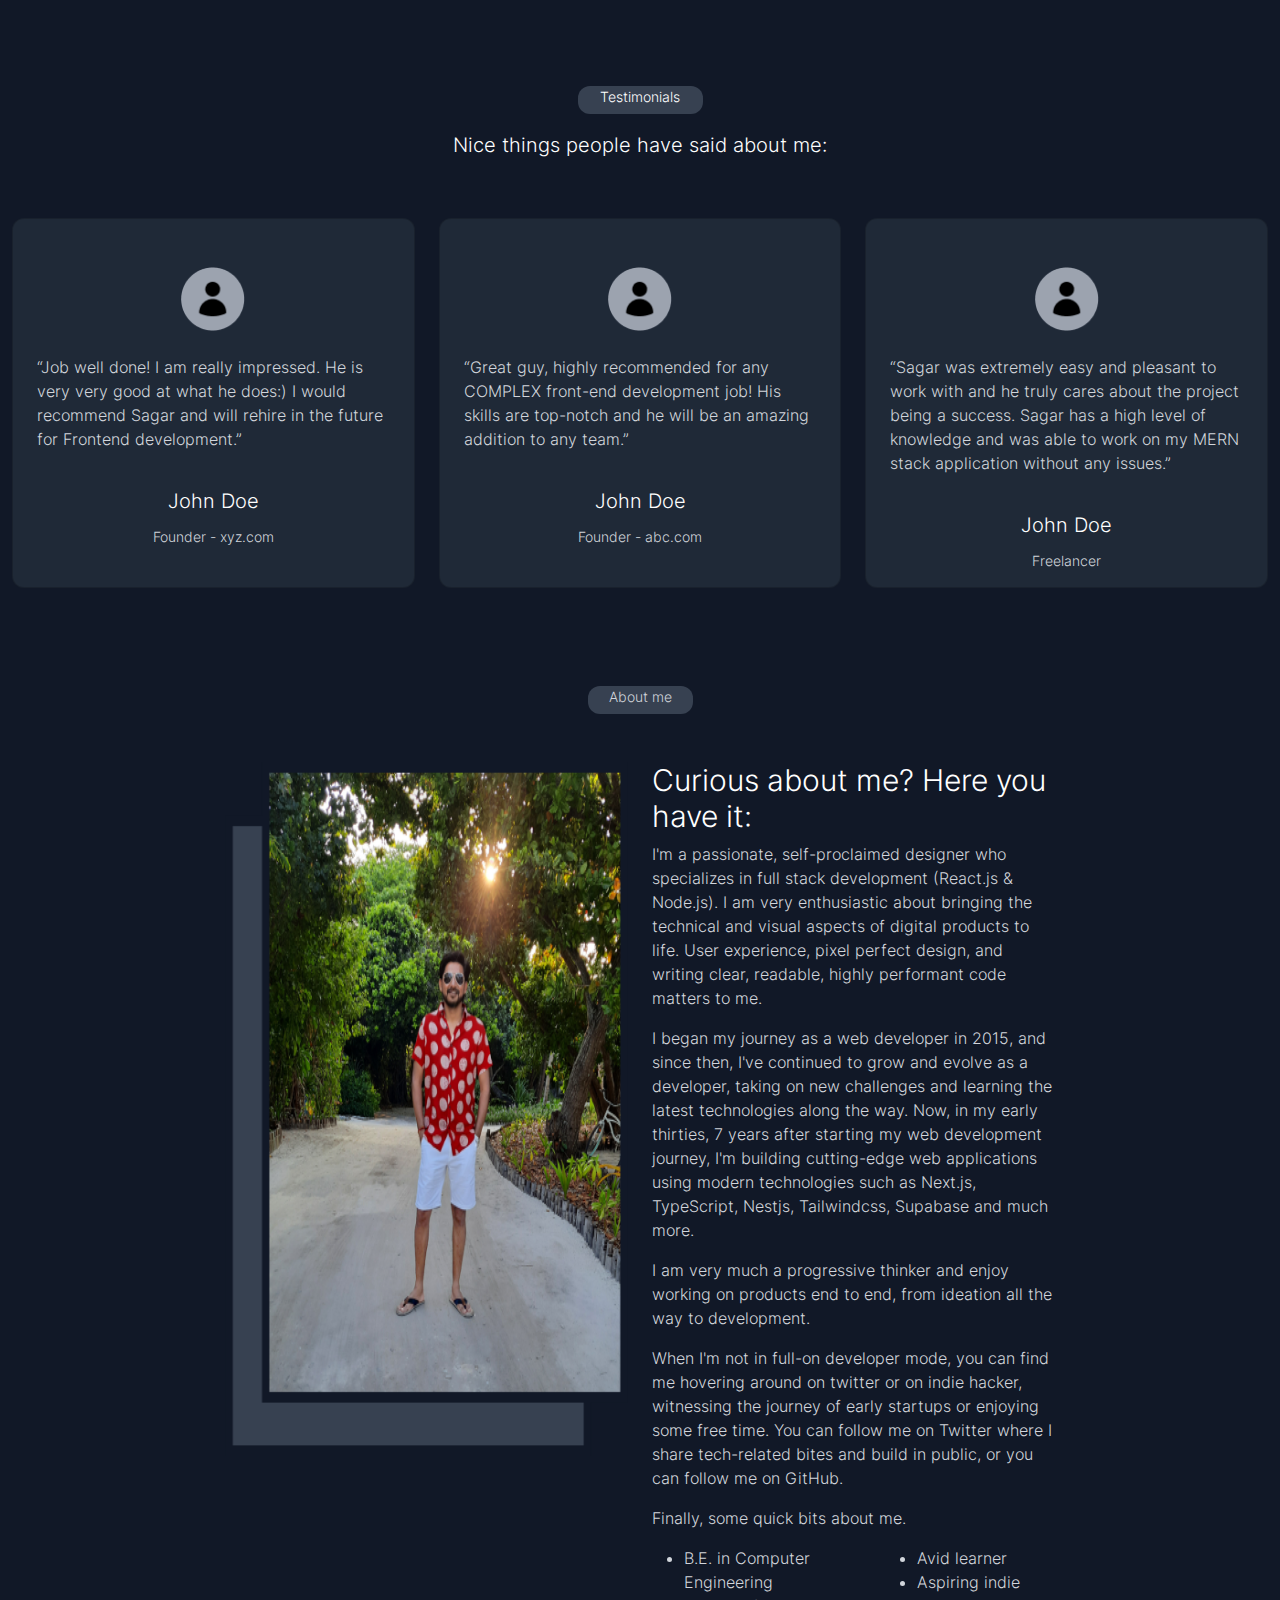
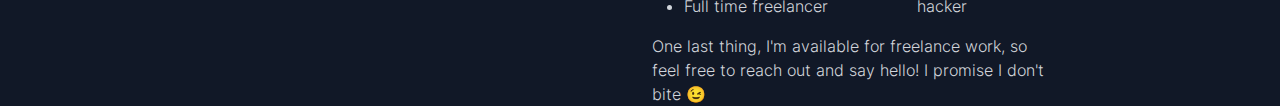
<file: index.html>
<!DOCTYPE html>
<html lang="en">

<head>
    <meta charset="UTF-8">
    <meta name="viewport" content="width=device-width, initial-scale=1.0">
    <title>Document</title>
    <link href="https://cdn.jsdelivr.net/npm/bootstrap@5.3.3/dist/css/bootstrap.min.css" rel="stylesheet">
    <link rel="stylesheet" href="style.css">
</head>

<body>
    <div class="container-fluid">
        <div class="frrow">
            <div class="top">
                <p>Testimonials</p>
            </div>
        </div>
        <div class="things">
            <p>Nice things people have said about me:</p>
        </div>
        <div class="cards">
        <div class="row ">
            <div class="col-md-4 col-12">
                <div class="card w-100 px-4">
                    <img class="icon" src="pics/icon-avatar.png" alt="">
                    <div class="text ">
                        <p class="future ">“Job well done! I am really impressed. He is very very good at what he does:)
                            I would
                            recommend Sagar and will rehire in the future for Frontend development.”</p>
                    </div>
                    <div class="name">
                       <p class="box1">John Doe</p>
                       <p class="box2">Founder - xyz.com</p>
                    </div>
                </div>
            </div>
            <div class="col-md-4 col-12">
                <div class="card w-100 px-4">
                    <img class="icon" src="pics/icon-avatar.png" alt="">
                    <div class="text">
                        <p class="future">“Great guy, highly recommended for any COMPLEX front-end development job! His
                            skills are
                            top-notch and he will be an amazing addition to any team.”</p>
                    </div>
                    <div class="name">
                        <p class="box1">John Doe</p>
                        <p class="box2">Founder - abc.com</p>
                     </div>
                </div>
            </div>
            <div class="col-md-4 col-12">
                <div class="card  W-100 px-4">
                    <img class="icon" src="pics/icon-avatar.png" alt="">
                    <div class="text">
                        <p class="future ">“Sagar was extremely easy and pleasant to work with and he truly cares about the project
                            being a success. Sagar has a high level of knowledge and was able to work on my MERN stack
                            application without any issues.”</p>
                    </div>
                    <div class="name">
                        <p class="box1">John Doe</p>
                        <p class="box2">Freelancer</p>
                     </div>
                </div>
            </div>
        </div>
        </div>
        <div class="cont">
            <div class="clasified">
                <div class="classic">
                    <p class="about">About me</p>
                </div>

            </div>
            <div class="row">
                <div class="col-md-4">
                    <img class="imag" src="pics/Pic Container.png" alt="">

                </div>
                <div class="col-md-4">
                    <div class="qtext">

                        <h3 class="title">Curious about me? Here you have it:</h3>
                        <p>I'm a passionate, self-proclaimed designer who specializes in full stack development
                            (React.js & Node.js). I am very enthusiastic about bringing the technical and visual aspects
                            of digital products to life. User experience, pixel perfect design, and writing clear,
                            readable, highly performant code matters to me.</p>
                        <p>I began my journey as a web developer in 2015, and since then, I've continued to grow and
                            evolve as a developer, taking on new challenges and learning the latest technologies along
                            the way. Now, in my early thirties, 7 years after starting my web development journey, I'm
                            building cutting-edge web applications using modern technologies such as Next.js,
                            TypeScript, Nestjs, Tailwindcss, Supabase and much more.</p>
                        <p>I am very much a progressive thinker and enjoy working on products end to end, from ideation
                            all the way to development.</p>
                        <p>When I'm not in full-on developer mode, you can find me hovering around on twitter or on
                            indie hacker, witnessing the journey of early startups or enjoying some free time. You can
                            follow me on Twitter where I share tech-related bites and build in public, or you can follow
                            me on GitHub.</p>
                        <p>Finally, some quick bits about me.</p>
                        <div class="list">
                            <ul>
                                <li>B.E. in Computer Engineering</li>
                                <li>Full time freelancer</li>
                            </ul>

                            <ul>
                                <li>Avid learner</li>
                                <li>Aspiring indie hacker</li>
                            </ul>

                        </div>
                        <p>One last thing, I'm available for freelance work, so feel free to reach out and say hello! I
                            promise I don't bite 😉</p>
                    </div>
                </div>

            </div>
        </div>
    </div>

</body>

</html>
</file>
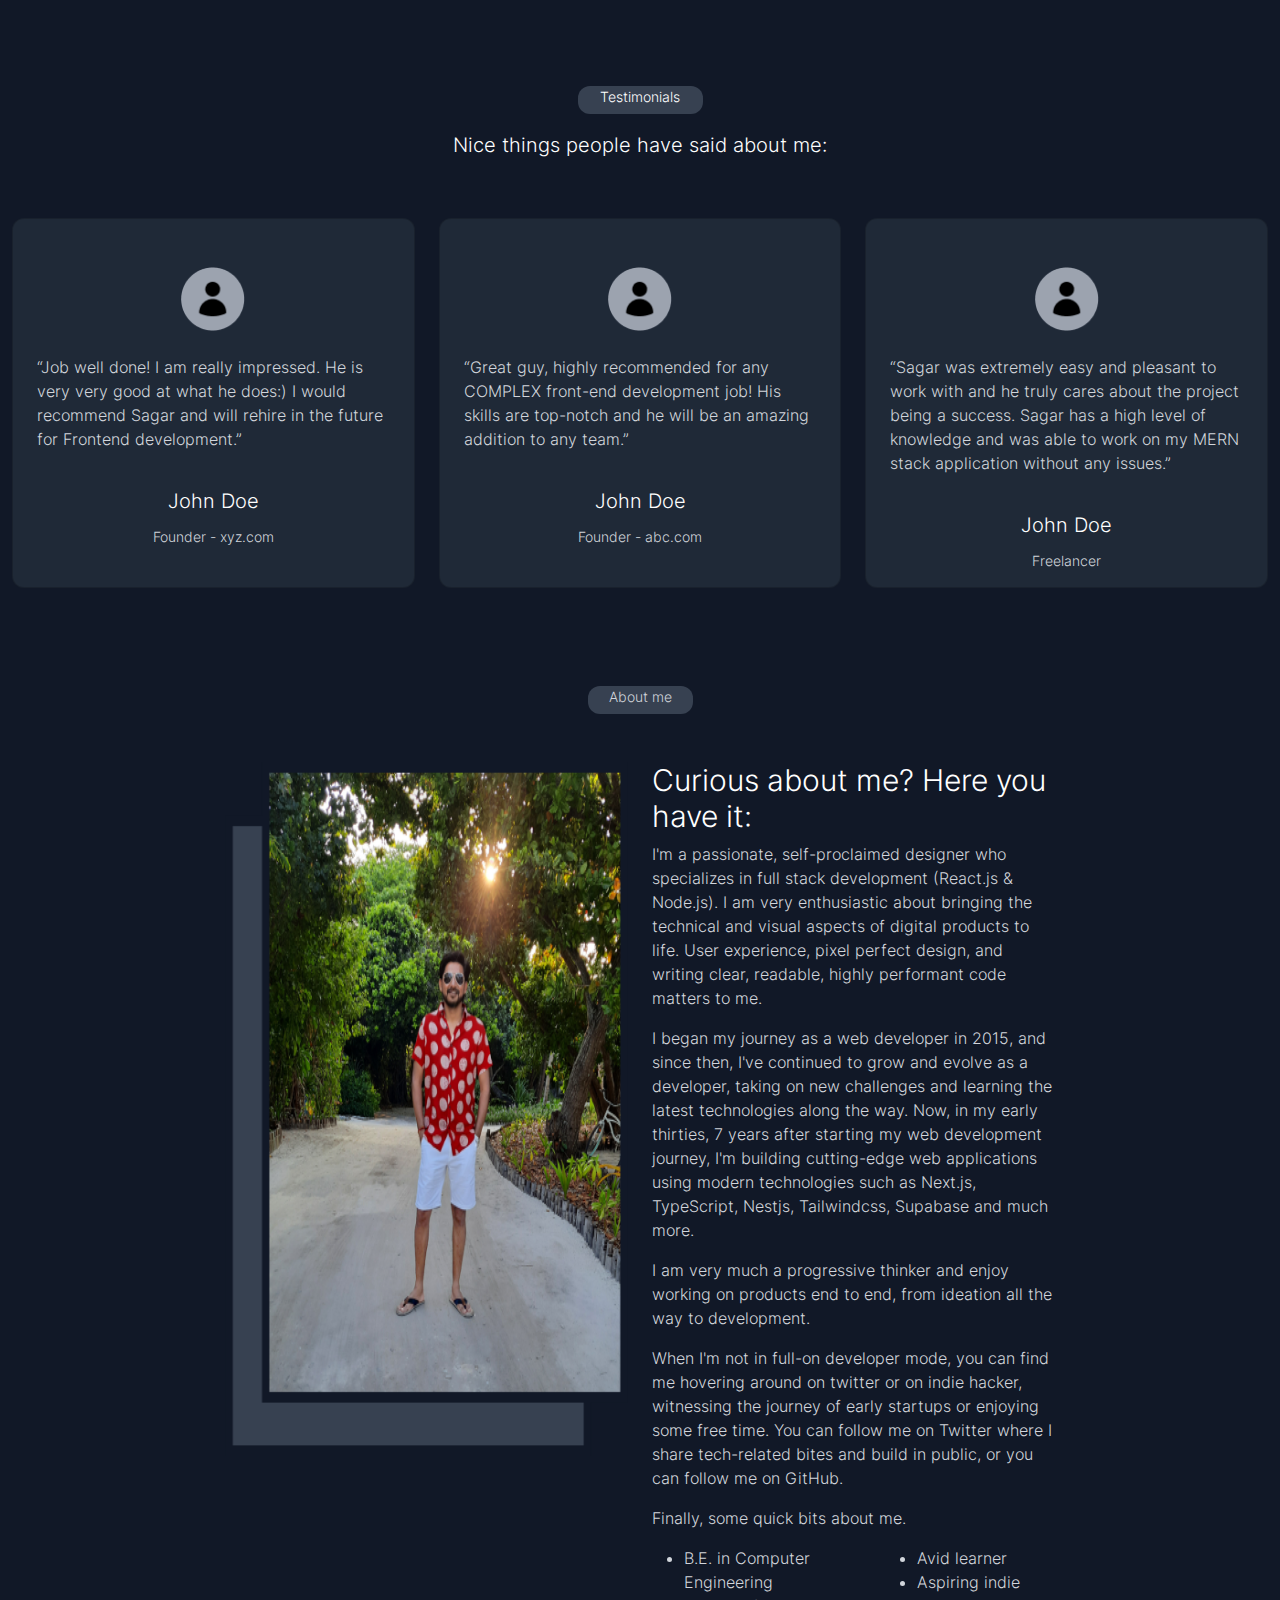
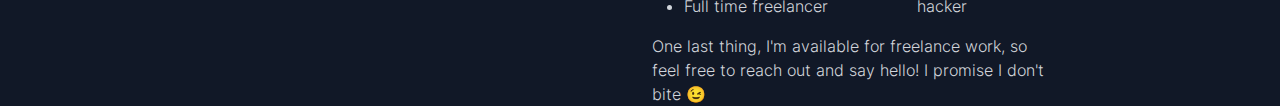
<file: botst.html>
<!DOCTYPE html>
<html lang="en">

<head>
    <meta charset="UTF-8">
    <meta name="viewport" content="width=device-width, initial-scale=1.0">
    <title>Document</title>
    <link href="https://cdn.jsdelivr.net/npm/bootstrap@5.3.3/dist/css/bootstrap.min.css" rel="stylesheet">
    <link rel="stylesheet" href="style.css">
</head>

<body>
    <div class="container-fluid">
        <div class="frrow">
            <div class="top">
                <p>Testimonials</p>
            </div>
        </div>
        <div class="things">
            <p>Nice things people have said about me:</p>
        </div>
        <div class="cards">
        <div class="row ">
            <div class="col-md-4 col-12">
                <div class="card w-100 px-4">
                    <img class="icon" src="pics/icon-avatar.png" alt="">
                    <div class="text ">
                        <p class="future ">“Job well done! I am really impressed. He is very very good at what he does:)
                            I would
                            recommend Sagar and will rehire in the future for Frontend development.”</p>
                    </div>
                    <div class="name">
                       <p class="box1">John Doe</p>
                       <p class="box2">Founder - xyz.com</p>
                    </div>
                </div>
            </div>
            <div class="col-md-4 col-12">
                <div class="card w-100 px-4">
                    <img class="icon" src="pics/icon-avatar.png" alt="">
                    <div class="text">
                        <p class="future">“Great guy, highly recommended for any COMPLEX front-end development job! His
                            skills are
                            top-notch and he will be an amazing addition to any team.”</p>
                    </div>
                    <div class="name">
                        <p class="box1">John Doe</p>
                        <p class="box2">Founder - abc.com</p>
                     </div>
                </div>
            </div>
            <div class="col-md-4 col-12">
                <div class="card  W-100 px-4">
                    <img class="icon" src="pics/icon-avatar.png" alt="">
                    <div class="text">
                        <p class="future ">“Sagar was extremely easy and pleasant to work with and he truly cares about the project
                            being a success. Sagar has a high level of knowledge and was able to work on my MERN stack
                            application without any issues.”</p>
                    </div>
                    <div class="name">
                        <p class="box1">John Doe</p>
                        <p class="box2">Freelancer</p>
                     </div>
                </div>
            </div>
        </div>
        </div>
        <div class="cont">
            <div class="clasified">
                <div class="classic">
                    <p class="about">About me</p>
                </div>

            </div>
            <div class="row">
                <div class="col-md-4">
                    <img class="imag" src="pics/Pic Container.png" alt="">

                </div>
                <div class="col-md-4">
                    <div class="qtext">

                        <h3 class="title">Curious about me? Here you have it:</h3>
                        <p>I'm a passionate, self-proclaimed designer who specializes in full stack development
                            (React.js & Node.js). I am very enthusiastic about bringing the technical and visual aspects
                            of digital products to life. User experience, pixel perfect design, and writing clear,
                            readable, highly performant code matters to me.</p>
                        <p>I began my journey as a web developer in 2015, and since then, I've continued to grow and
                            evolve as a developer, taking on new challenges and learning the latest technologies along
                            the way. Now, in my early thirties, 7 years after starting my web development journey, I'm
                            building cutting-edge web applications using modern technologies such as Next.js,
                            TypeScript, Nestjs, Tailwindcss, Supabase and much more.</p>
                        <p>I am very much a progressive thinker and enjoy working on products end to end, from ideation
                            all the way to development.</p>
                        <p>When I'm not in full-on developer mode, you can find me hovering around on twitter or on
                            indie hacker, witnessing the journey of early startups or enjoying some free time. You can
                            follow me on Twitter where I share tech-related bites and build in public, or you can follow
                            me on GitHub.</p>
                        <p>Finally, some quick bits about me.</p>
                        <div class="list">
                            <ul>
                                <li>B.E. in Computer Engineering</li>
                                <li>Full time freelancer</li>
                            </ul>

                            <ul>
                                <li>Avid learner</li>
                                <li>Aspiring indie hacker</li>
                            </ul>

                        </div>
                        <p>One last thing, I'm available for freelance work, so feel free to reach out and say hello! I
                            promise I don't bite 😉</p>
                    </div>
                </div>

            </div>
        </div>
    </div>

</body>

</html>
</file>
<file: style.css>
﻿
body{
    background-color:hsla(221, 39%, 11%, 1) ;
    margin: 0;

}

*{
    box-sizing: border-box;
}

@font-face {
    font-family: inter;
    src: url(Inter-Light.ttf);
}

.frrow{
    display: flex;
    justify-content: center;
    text-align: center;
    margin-top: 85.5px;
   
}
.top{
    width: 125px;
    height: 28px;
    border-radius: 12px;
    background-color: #374151;
    color: white;
    font-size: 14px;
    font-family: inter;
    align-items: center;
}

.things{
    font-size: 20px;
    font-family: inter;
    color: white;
    text-align: center;
    margin-top: 16px;
}

.row{
    margin-top: 48px !important;
    display: flex !important;
    justify-content: center !important;
}

.card{
    border-radius: 12px;
    display: flex;
    align-items: center;
    background-color: #1F2937;
   
}



.icon{
    width: 64px;
    height: 64px;
    margin-top: 48px;
    
}

.text{
    
    
    margin-top: 24px;
    font-size: 16px;
    font-family: inter;
    display: flex;
    justify-content: center;color:#D1D5DB ;

}

.name{
   margin-top: 24px;
   line-height: 20px;
   text-align: center;
}

.col-md-4{
    display: flex !important;
    justify-content: space-between !important;
}

.box1{
    font-size: 20px;
    font-family: inter;
    color: white;
}

.box2{
    font-size: 14px;
    font-family: inter;
    color:#D1D5DB ;
}

.clasified{
    display: flex;
    justify-content: center;
}

.classic{
    width: 105px;
    height: 28px;
    margin-top: 98px;
    border-radius: 12px;
    background-color: #374151;
   
}

.about{
    font-size: 14px;
    font-family: inter;
    color: #D1D5DB;
    text-align: center;
    
}

.footer{
    display: flex;
    justify-content: center;
    color: white;
    column-gap: 48px;
    text-align: justify;
    margin-top: 48px;
}
.spans{
    display: flex;
    column-gap: 40px;
    color:#D1D5DB ;
}

.home{
    font-size: 30px;
    font-family: inter;
    color: white;
}

.teqst{
    font-size: 16px;
    font-family: inter;
    
}

.joy{
    color: white;
}

.row{
    display: flex ;
    justify-content: center ;
    color: white ;
    
    
    
}

.name11{
margin-top: 48px;
}

.qtext{
    width: 604px;
    height: 694px;
    font-size: 16px;
    font-family: inter;
    line-height: 24px;
    color:#D1D5DB ;
    
}

.imag{
    width:100%;
    
}

.list{
    display: flex;
    column-gap: 10px;
    
}

.title{
    font-size: 30px;
    font-family: inter;
    color: white;
}



.col-md-5{
    display: flex;
    justify-content: space-between;
}

@media screen {
    .card{
       margin-top: 10px !important;
       
       }

       }
</file>
